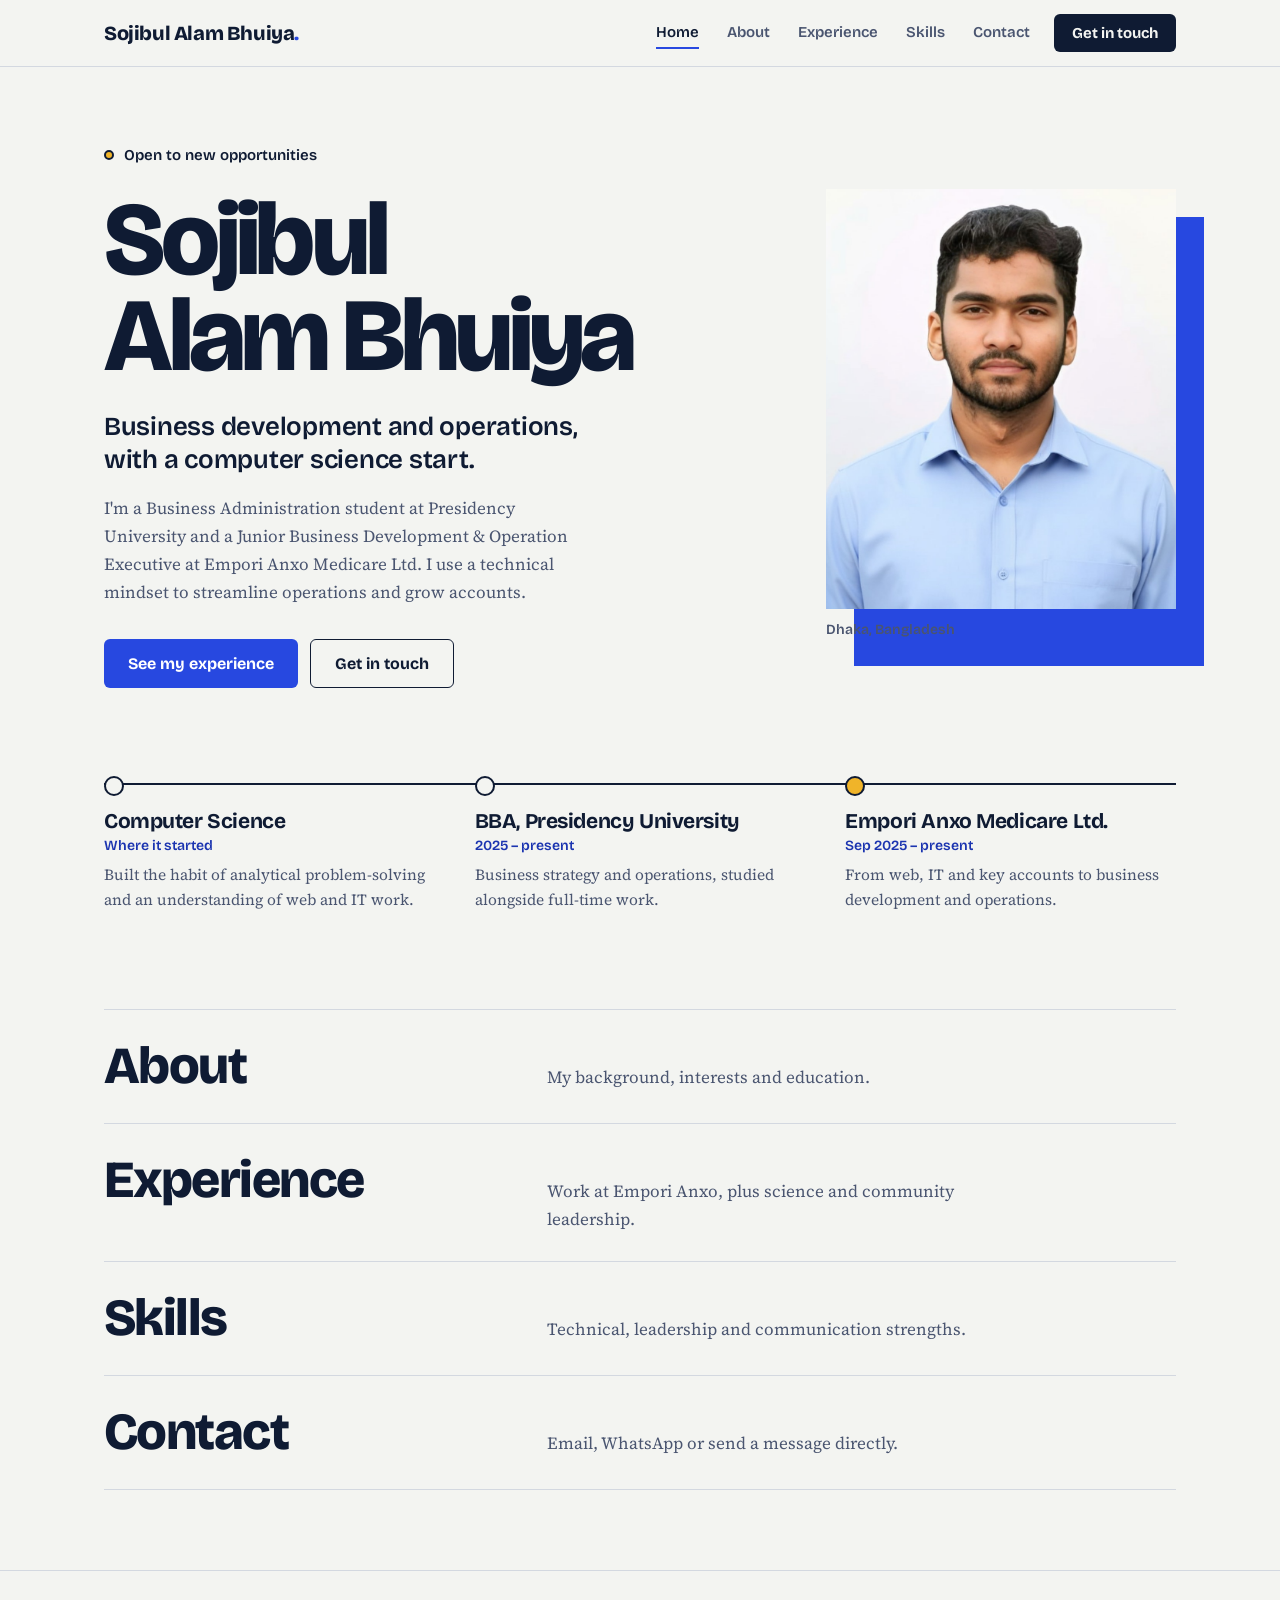
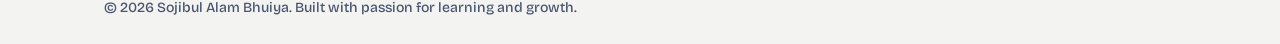
<file: index.html>
<!DOCTYPE html>
<html lang="en">
<head>
<meta charset="UTF-8">
<meta name="viewport" content="width=device-width, initial-scale=1.0">
<title>Sojibul Alam Bhuiya — Portfolio</title>
<meta name="description" content="Sojibul Alam Bhuiya — Business Administration student at Presidency University and Junior Business Development &amp; Operation Executive at Empori Anxo Medicare Ltd., bridging technology, strategy and operational excellence.">
<link rel="icon" type="image/x-icon" href="favicon.ico">
<link rel="preconnect" href="https://fonts.googleapis.com">
<link rel="preconnect" href="https://fonts.gstatic.com" crossorigin>
<link href="https://fonts.googleapis.com/css2?family=Bricolage+Grotesque:opsz,wght@12..96,400..800&family=Source+Serif+4:ital,opsz,wght@0,8..60,400..700;1,8..60,400..700&display=swap" rel="stylesheet">
<link rel="stylesheet" href="styles.css">
</head>
<body>
<header class="site-nav" id="siteNav">
  <div class="nav-inner">
    <a href="index.html" class="nav-brand">Sojibul Alam Bhuiya<span class="dot">.</span></a>
    <nav class="nav-links" id="navLinks">
      <a href="index.html" class="active">Home</a>
      <a href="about.html">About</a>
      <a href="experience.html">Experience</a>
      <a href="skills.html">Skills</a>
      <a href="contact.html">Contact</a>
    </nav>
    <a href="contact.html" class="nav-cta">Get in touch</a>
    <button class="nav-toggle" id="navToggle" aria-label="Toggle menu" aria-expanded="false"><span></span></button>
  </div>
  <div class="mobile-panel" id="mobilePanel">
    <a href="index.html">Home</a>
    <a href="about.html">About</a>
    <a href="experience.html">Experience</a>
    <a href="skills.html">Skills</a>
    <a href="contact.html">Contact</a>
  </div>
</header>
<main>
  <section class="hero" id="home">
    <div class="wrap">
      <div class="hero-grid">
        <div class="hero-text">
          <div class="hero-status"><span class="blip"></span>Open to new opportunities</div>
          <h1>Sojibul<br>Alam Bhuiya</h1>
          <p class="role">Business development and operations, with a computer science start.</p>
          <p class="lede">I'm a Business Administration student at Presidency University and a Junior Business Development &amp; Operation Executive at Empori Anxo Medicare Ltd. I use a technical mindset to streamline operations and grow accounts.</p>
          <div class="hero-ctas">
            <a href="experience.html" class="btn btn-primary">See my experience</a>
            <a href="contact.html" class="btn btn-ghost">Get in touch</a>
          </div>
        </div>
        <figure class="portrait">
          <img src="assets/profile.jpg" alt="Portrait of Sojibul Alam Bhuiya" width="960" height="1088">
          <figcaption>Dhaka, Bangladesh</figcaption>
        </figure>
      </div>

      <ol class="route" aria-label="Career path">
        <li>
          <h3>Computer Science</h3>
          <p class="when">Where it started</p>
          <p>Built the habit of analytical problem-solving and an understanding of web and IT work.</p>
        </li>
        <li>
          <h3>BBA, Presidency University</h3>
          <p class="when">2025 – present</p>
          <p>Business strategy and operations, studied alongside full-time work.</p>
        </li>
        <li>
          <h3>Empori Anxo Medicare Ltd.</h3>
          <p class="when">Sep 2025 – present</p>
          <p>From web, IT and key accounts to business development and operations.</p>
        </li>
      </ol>
    </div>
  </section>

  <section class="explore">
    <div class="wrap">
      <a href="about.html"><h3>About</h3><p>My background, interests and education.</p></a>
      <a href="experience.html"><h3>Experience</h3><p>Work at Empori Anxo, plus science and community leadership.</p></a>
      <a href="skills.html"><h3>Skills</h3><p>Technical, leadership and communication strengths.</p></a>
      <a href="contact.html"><h3>Contact</h3><p>Email, WhatsApp or send a message directly.</p></a>
    </div>
  </section>
</main>
<footer>
  <div class="wrap footer-inner">
    <p>© 2026 Sojibul Alam Bhuiya. Built with passion for learning and growth.</p>
  </div>
</footer>
<script src="script.js"></script>
</body>
</html>
</file>
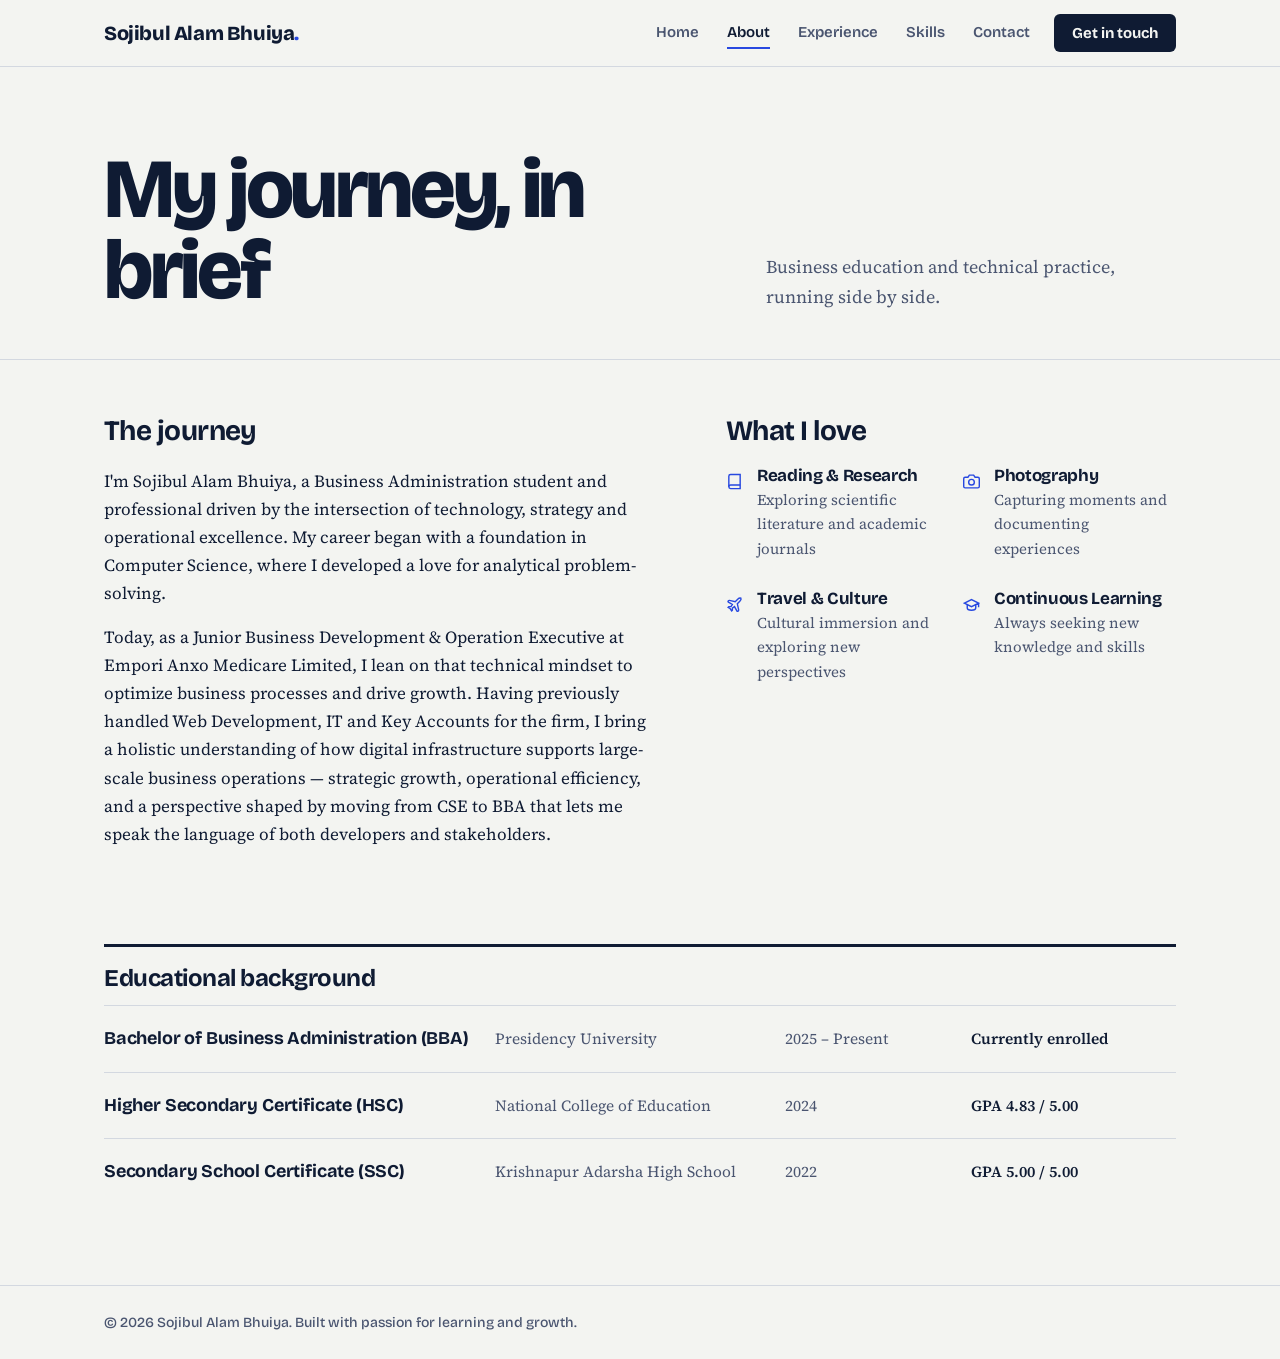
<file: about.html>
<!DOCTYPE html>
<html lang="en">
<head>
<meta charset="UTF-8">
<meta name="viewport" content="width=device-width, initial-scale=1.0">
<title>About — Sojibul Alam Bhuiya</title>
<meta name="description" content="About Sojibul Alam Bhuiya — journey, education and interests.">
<link rel="icon" type="image/x-icon" href="favicon.ico">
<link rel="preconnect" href="https://fonts.googleapis.com">
<link rel="preconnect" href="https://fonts.gstatic.com" crossorigin>
<link href="https://fonts.googleapis.com/css2?family=Bricolage+Grotesque:opsz,wght@12..96,400..800&family=Source+Serif+4:ital,opsz,wght@0,8..60,400..700;1,8..60,400..700&display=swap" rel="stylesheet">
<link rel="stylesheet" href="styles.css">
</head>
<body>
<header class="site-nav" id="siteNav">
  <div class="nav-inner">
    <a href="index.html" class="nav-brand">Sojibul Alam Bhuiya<span class="dot">.</span></a>
    <nav class="nav-links" id="navLinks">
      <a href="index.html">Home</a>
      <a href="about.html" class="active">About</a>
      <a href="experience.html">Experience</a>
      <a href="skills.html">Skills</a>
      <a href="contact.html">Contact</a>
    </nav>
    <a href="contact.html" class="nav-cta">Get in touch</a>
    <button class="nav-toggle" id="navToggle" aria-label="Toggle menu" aria-expanded="false">
      <span></span>
    </button>
  </div>
  <div class="mobile-panel" id="mobilePanel">
    <a href="index.html">Home</a>
    <a href="about.html">About</a>
    <a href="experience.html">Experience</a>
    <a href="skills.html">Skills</a>
    <a href="contact.html">Contact</a>
  </div>
</header>
<main>
  <a id="top"></a>
  <section class="page-header">
    <div class="wrap">
      <h1>My journey, in brief</h1>
      <p>Business education and technical practice, running side by side.</p>
    </div>
  </section>

  <section class="tight">
    <div class="wrap">
      <div class="about-grid">
        <div class="panel reveal">
          <h3>The journey</h3>
          <p>I'm Sojibul Alam Bhuiya, a Business Administration student and professional driven by the intersection of technology, strategy and operational excellence. My career began with a foundation in Computer Science, where I developed a love for analytical problem-solving.</p>
          <p>Today, as a Junior Business Development &amp; Operation Executive at Empori Anxo Medicare Limited, I lean on that technical mindset to optimize business processes and drive growth. Having previously handled Web Development, IT and Key Accounts for the firm, I bring a holistic understanding of how digital infrastructure supports large-scale business operations — strategic growth, operational efficiency, and a perspective shaped by moving from CSE to BBA that lets me speak the language of both developers and stakeholders.</p>
        </div>
        <div class="panel reveal">
          <h3>What I love</h3>
          <div class="interests">
            <div class="interest">
              <div class="icn">
                <svg width="17" height="17" viewBox="0 0 24 24" fill="none" stroke="currentColor" stroke-width="2"><path d="M4 19.5A2.5 2.5 0 0 1 6.5 17H20"/><path d="M6.5 2H20v20H6.5A2.5 2.5 0 0 1 4 19.5v-15A2.5 2.5 0 0 1 6.5 2z"/></svg>
              </div>
              <div><h4>Reading &amp; Research</h4><p>Exploring scientific literature and academic journals</p></div>
            </div>
            <div class="interest">
              <div class="icn">
                <svg width="17" height="17" viewBox="0 0 24 24" fill="none" stroke="currentColor" stroke-width="2"><path d="M23 19a2 2 0 0 1-2 2H3a2 2 0 0 1-2-2V8a2 2 0 0 1 2-2h4l2-3h6l2 3h4a2 2 0 0 1 2 2z"/><circle cx="12" cy="13" r="4"/></svg>
              </div>
              <div><h4>Photography</h4><p>Capturing moments and documenting experiences</p></div>
            </div>
            <div class="interest">
              <div class="icn">
                <svg width="17" height="17" viewBox="0 0 24 24" fill="none" stroke="currentColor" stroke-width="2"><path d="M17.8 19.2 16 11l3.5-3.5C21 6 21.5 4 21 3c-1-.5-3 0-4.5 1.5L13 8 4.8 6.2c-.5-.1-1 .1-1.3.5l-.4.4c-.4.4-.3 1.1.2 1.4L9 12l-2 3H4l-1 1 3 2 2 3 1-1v-3l3-2 3.5 6.3c.3.5 1 .6 1.4.2l.4-.4c.4-.3.6-.8.5-1.3z"/></svg>
              </div>
              <div><h4>Travel &amp; Culture</h4><p>Cultural immersion and exploring new perspectives</p></div>
            </div>
            <div class="interest">
              <div class="icn">
                <svg width="17" height="17" viewBox="0 0 24 24" fill="none" stroke="currentColor" stroke-width="2"><path d="M22 10v6M2 10l10-5 10 5-10 5z"/><path d="M6 12v5c0 1.7 2.7 3 6 3s6-1.3 6-3v-5"/></svg>
              </div>
              <div><h4>Continuous Learning</h4><p>Always seeking new knowledge and skills</p></div>
            </div>
          </div>
        </div>
      </div>

      <div class="ledger reveal">
        <div class="ledger-head">
          <h3>Educational background</h3>
        </div>
        <div class="ledger-row">
          <span class="degree">Bachelor of Business Administration (BBA)</span>
          <span class="inst">Presidency University</span>
          <span class="year">2025 – Present</span>
          <span class="grade">Currently enrolled</span>
        </div>
        <div class="ledger-row">
          <span class="degree">Higher Secondary Certificate (HSC)</span>
          <span class="inst">National College of Education</span>
          <span class="year">2024</span>
          <span class="grade">GPA 4.83 / 5.00</span>
        </div>
        <div class="ledger-row">
          <span class="degree">Secondary School Certificate (SSC)</span>
          <span class="inst">Krishnapur Adarsha High School</span>
          <span class="year">2022</span>
          <span class="grade">GPA 5.00 / 5.00</span>
        </div>
      </div>
    </div>
  </section>
</main>
<footer>
  <div class="wrap footer-inner">
    <p>© 2026 Sojibul Alam Bhuiya. Built with passion for learning and growth.</p>
  </div>
</footer>
<script src="script.js"></script>
</body>
</html>
</file>
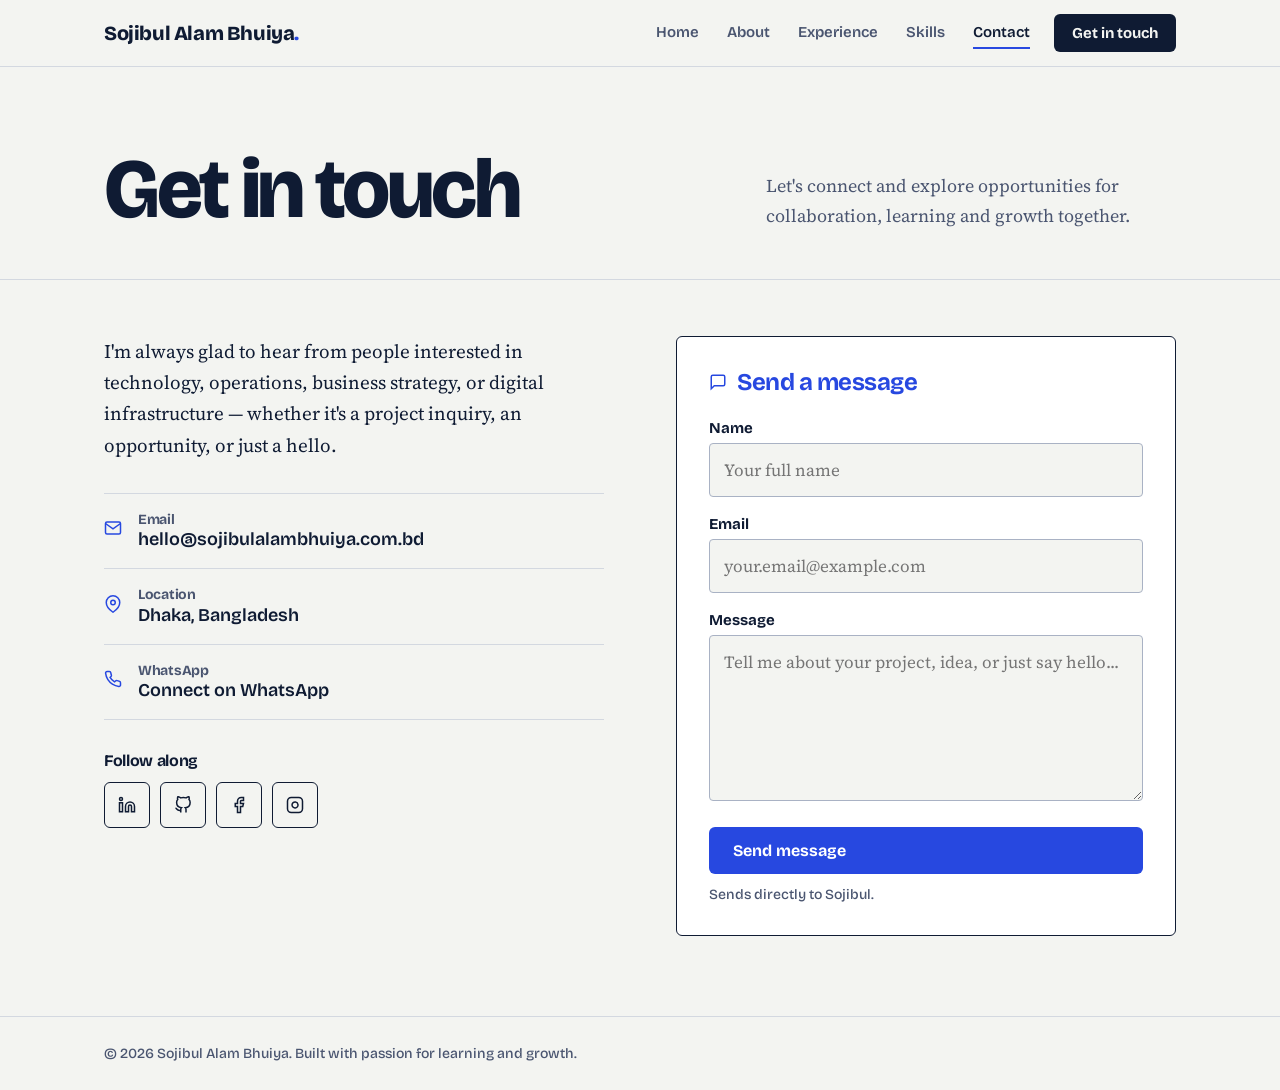
<file: contact.html>
<!DOCTYPE html>
<html lang="en">
<head>
<meta charset="UTF-8">
<meta name="viewport" content="width=device-width, initial-scale=1.0">
<title>Contact — Sojibul Alam Bhuiya</title>
<meta name="description" content="Contact Sojibul Alam Bhuiya — email, location and a direct message form.">
<link rel="icon" type="image/x-icon" href="favicon.ico">
<link rel="preconnect" href="https://fonts.googleapis.com">
<link rel="preconnect" href="https://fonts.gstatic.com" crossorigin>
<link href="https://fonts.googleapis.com/css2?family=Bricolage+Grotesque:opsz,wght@12..96,400..800&family=Source+Serif+4:ital,opsz,wght@0,8..60,400..700;1,8..60,400..700&display=swap" rel="stylesheet">
<link rel="stylesheet" href="styles.css">
</head>
<body>
<header class="site-nav" id="siteNav">
  <div class="nav-inner">
    <a href="index.html" class="nav-brand">Sojibul Alam Bhuiya<span class="dot">.</span></a>
    <nav class="nav-links" id="navLinks">
      <a href="index.html">Home</a>
      <a href="about.html">About</a>
      <a href="experience.html">Experience</a>
      <a href="skills.html">Skills</a>
      <a href="contact.html" class="active">Contact</a>
    </nav>
    <a href="contact.html" class="nav-cta">Get in touch</a>
    <button class="nav-toggle" id="navToggle" aria-label="Toggle menu" aria-expanded="false">
      <span></span>
    </button>
  </div>
  <div class="mobile-panel" id="mobilePanel">
    <a href="index.html">Home</a>
    <a href="about.html">About</a>
    <a href="experience.html">Experience</a>
    <a href="skills.html">Skills</a>
    <a href="contact.html">Contact</a>
  </div>
</header>
<main>
  <a id="top"></a>
  <section class="page-header">
    <div class="wrap">
      <h1>Get in touch</h1>
      <p>Let's connect and explore opportunities for collaboration, learning and growth together.</p>
    </div>
  </section>

  <section class="tight">
    <div class="wrap">
      <div class="contact-grid">
        <div class="contact-intro reveal">
          <p>I'm always glad to hear from people interested in technology, operations, business strategy, or digital infrastructure — whether it's a project inquiry, an opportunity, or just a hello.</p>

          <div class="contact-methods">
            <a class="contact-method" href="mailto:hello@sojibulalambhuiya.com.bd">
              <div class="icn"><svg width="18" height="18" viewBox="0 0 24 24" fill="none" stroke="currentColor" stroke-width="2"><path d="M4 4h16v16H4z" opacity="0"/><rect x="2" y="4" width="20" height="16" rx="2"/><path d="m22 6-10 7L2 6"/></svg></div>
              <div><h4>Email</h4><p>hello@sojibulalambhuiya.com.bd</p></div>
            </a>
            <div class="contact-method">
              <div class="icn"><svg width="18" height="18" viewBox="0 0 24 24" fill="none" stroke="currentColor" stroke-width="2"><path d="M21 10c0 7-9 13-9 13s-9-6-9-13a9 9 0 0 1 18 0z"/><circle cx="12" cy="10" r="3"/></svg></div>
              <div><h4>Location</h4><p>Dhaka, Bangladesh</p></div>
            </div>
            <a class="contact-method" href="https://wa.me/8801572971964" target="_blank" rel="noopener noreferrer">
              <div class="icn"><svg width="18" height="18" viewBox="0 0 24 24" fill="none" stroke="currentColor" stroke-width="2"><path d="M22 16.92v3a2 2 0 0 1-2.18 2 19.79 19.79 0 0 1-8.63-3.07 19.5 19.5 0 0 1-6-6 19.79 19.79 0 0 1-3.07-8.67A2 2 0 0 1 4.11 2h3a2 2 0 0 1 2 1.72c.127.96.361 1.903.7 2.81a2 2 0 0 1-.45 2.11L8.09 9.91a16 16 0 0 0 6 6l1.27-1.27a2 2 0 0 1 2.11-.45c.907.339 1.85.573 2.81.7A2 2 0 0 1 22 16.92z"/></svg></div>
              <div><h4>WhatsApp</h4><p>Connect on WhatsApp</p></div>
            </a>
          </div>

          <div>
            <h4 style="font-size:16px;margin-bottom:12px;">Follow along</h4>
            <div class="social-row">
              <a href="https://linkedin.com/in/sojibulalambhuiya" target="_blank" rel="noopener noreferrer" aria-label="LinkedIn">
                <svg width="18" height="18" viewBox="0 0 24 24" fill="none" stroke="currentColor" stroke-width="2"><path d="M16 8a6 6 0 0 1 6 6v7h-4v-7a2 2 0 0 0-2-2 2 2 0 0 0-2 2v7h-4v-7a6 6 0 0 1 6-6z"/><rect x="2" y="9" width="4" height="12"/><circle cx="4" cy="4" r="2"/></svg>
              </a>
              <a href="https://github.com/sojibulalambhuiya" target="_blank" rel="noopener noreferrer" aria-label="GitHub">
                <svg width="18" height="18" viewBox="0 0 24 24" fill="none" stroke="currentColor" stroke-width="2"><path d="M9 19c-5 1.5-5-2.5-7-3m14 6v-3.87a3.37 3.37 0 0 0-.94-2.61c3.14-.35 6.44-1.54 6.44-7A5.44 5.44 0 0 0 20 4.77 5.07 5.07 0 0 0 19.91 1S18.73.65 16 2.48a13.38 13.38 0 0 0-7 0C6.27.65 5.09 1 5.09 1A5.07 5.07 0 0 0 5 4.77a5.44 5.44 0 0 0-1.5 3.78c0 5.42 3.3 6.61 6.44 7A3.37 3.37 0 0 0 9 18.13V22"/></svg>
              </a>
              <a href="https://facebook.com/sojibulalambhuiya" target="_blank" rel="noopener noreferrer" aria-label="Facebook">
                <svg width="18" height="18" viewBox="0 0 24 24" fill="none" stroke="currentColor" stroke-width="2"><path d="M18 2h-3a5 5 0 0 0-5 5v3H7v4h3v8h4v-8h3l1-4h-4V7a1 1 0 0 1 1-1h3z"/></svg>
              </a>
              <a href="https://instagram.com/sojibulalambhuiya" target="_blank" rel="noopener noreferrer" aria-label="Instagram">
                <svg width="18" height="18" viewBox="0 0 24 24" fill="none" stroke="currentColor" stroke-width="2"><rect x="2" y="2" width="20" height="20" rx="5"/><path d="M16 11.37A4 4 0 1 1 12.63 8 4 4 0 0 1 16 11.37z"/><path d="M17.5 6.5h.01"/></svg>
              </a>
            </div>
          </div>
        </div>

        <div class="form-card reveal">
          <h3>
            <svg width="18" height="18" viewBox="0 0 24 24" fill="none" stroke="currentColor" stroke-width="2"><path d="M21 15a2 2 0 0 1-2 2H7l-4 4V5a2 2 0 0 1 2-2h14a2 2 0 0 1 2 2z"/></svg>
            Send a message
          </h3>
          <form id="contactForm">
            <div class="field">
              <label for="name">Name</label>
              <input type="text" id="name" name="name" required placeholder="Your full name">
            </div>
            <div class="field">
              <label for="email">Email</label>
              <input type="email" id="email" name="email" required placeholder="your.email@example.com">
            </div>
            <div class="field">
              <label for="message">Message</label>
              <textarea id="message" name="message" rows="5" required placeholder="Tell me about your project, idea, or just say hello..."></textarea>
            </div>
            <button type="submit" class="btn btn-primary form-submit" id="sendBtn">Send message</button>
            <p class="form-note" id="formNote">Sends directly to Sojibul.</p>
          </form>
        </div>
      </div>
    </div>
  </section>
</main>
<footer>
  <div class="wrap footer-inner">
    <p>© 2026 Sojibul Alam Bhuiya. Built with passion for learning and growth.</p>
  </div>
</footer>
<script src="script.js"></script>
</body>
</html>
</file>
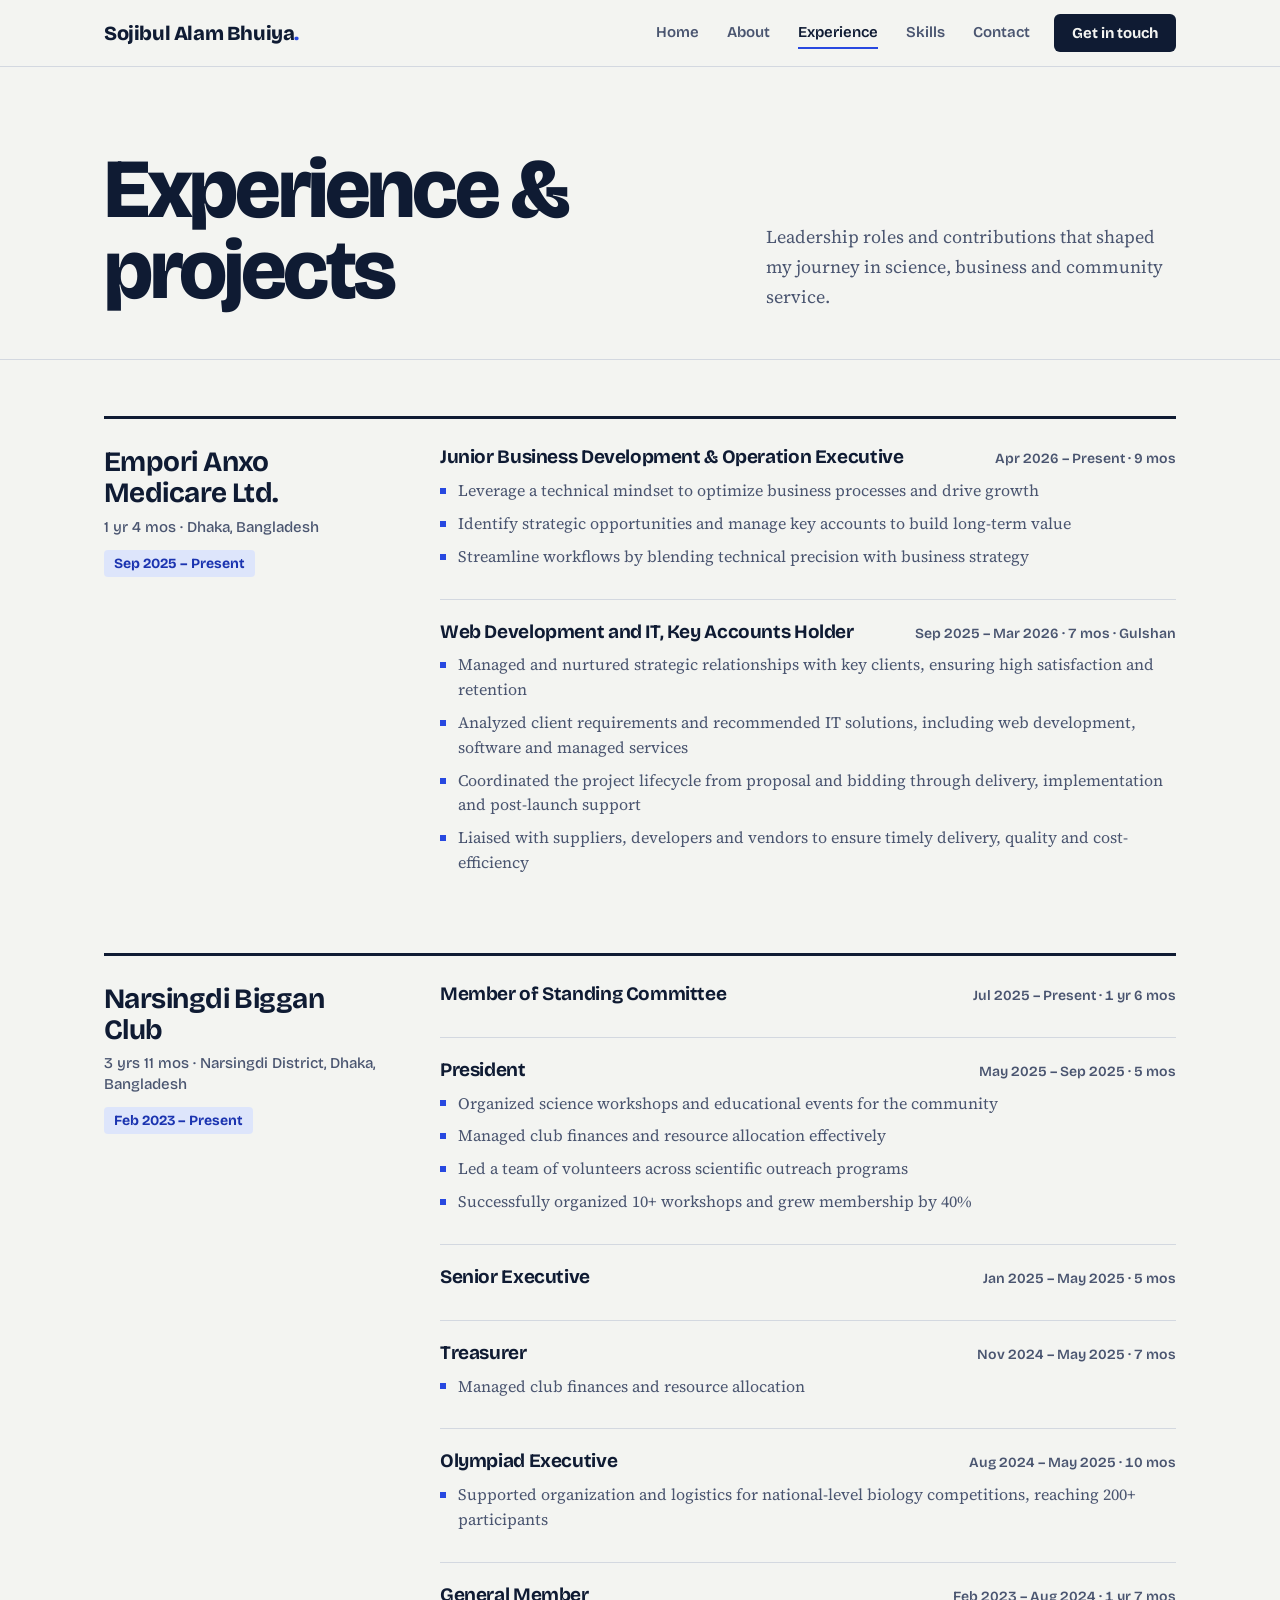
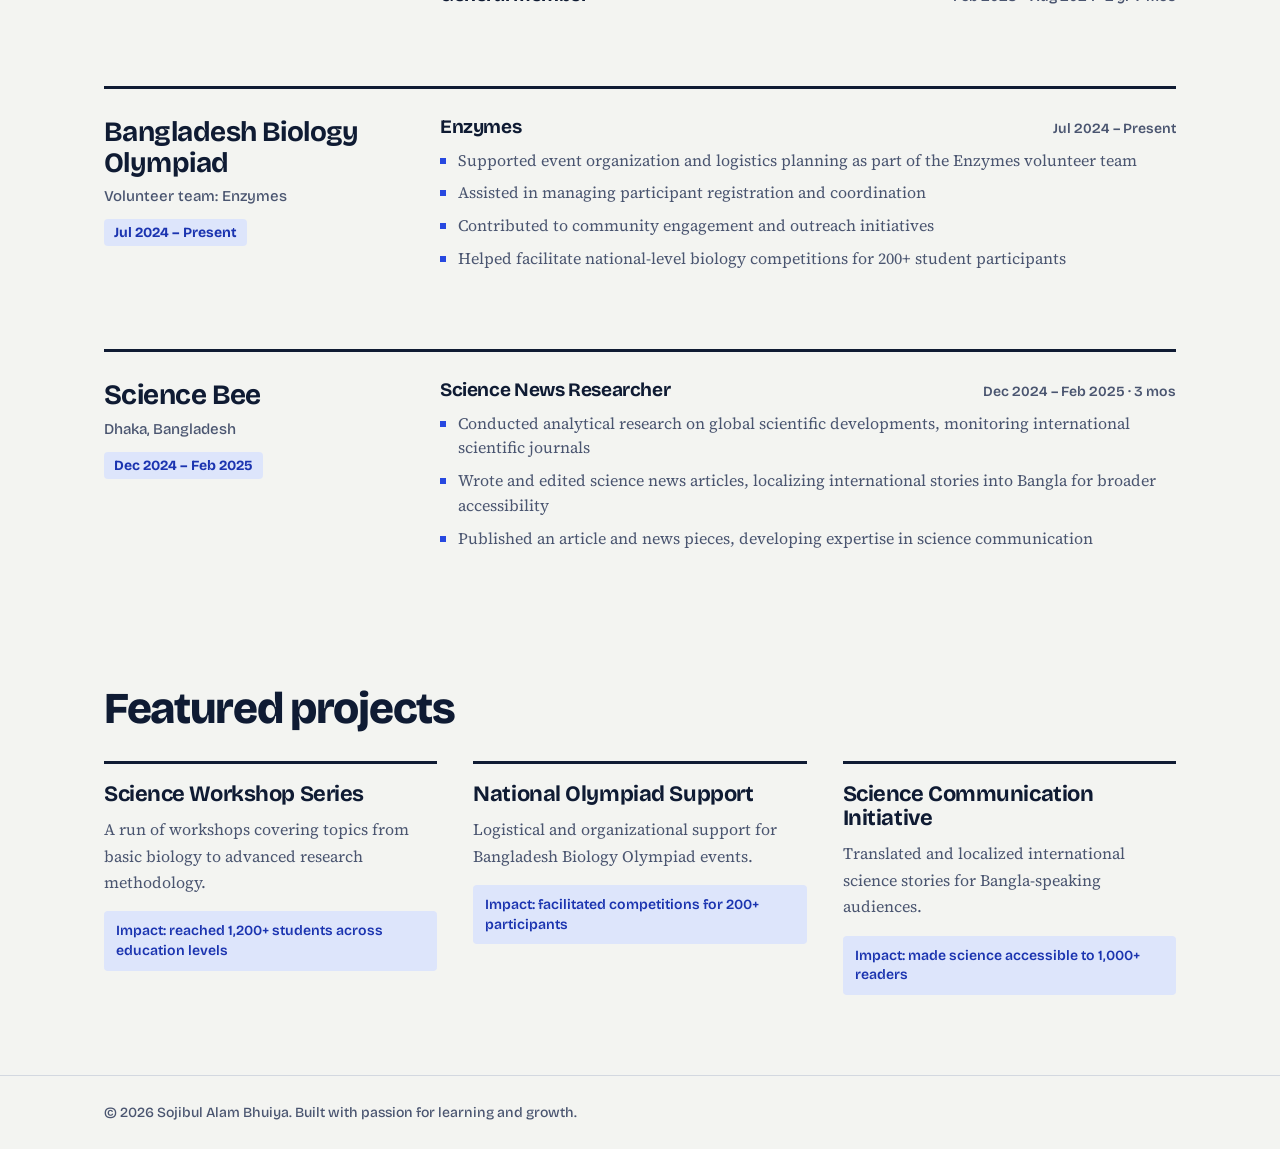
<file: experience.html>
<!DOCTYPE html>
<html lang="en">
<head>
<meta charset="UTF-8">
<meta name="viewport" content="width=device-width, initial-scale=1.0">
<title>Experience — Sojibul Alam Bhuiya</title>
<meta name="description" content="Experience and projects — Sojibul Alam Bhuiya's roles across business development, science communication and community leadership.">
<link rel="icon" type="image/x-icon" href="favicon.ico">
<link rel="preconnect" href="https://fonts.googleapis.com">
<link rel="preconnect" href="https://fonts.gstatic.com" crossorigin>
<link href="https://fonts.googleapis.com/css2?family=Bricolage+Grotesque:opsz,wght@12..96,400..800&family=Source+Serif+4:ital,opsz,wght@0,8..60,400..700;1,8..60,400..700&display=swap" rel="stylesheet">
<link rel="stylesheet" href="styles.css">
</head>
<body>
<header class="site-nav" id="siteNav">
  <div class="nav-inner">
    <a href="index.html" class="nav-brand">Sojibul Alam Bhuiya<span class="dot">.</span></a>
    <nav class="nav-links" id="navLinks">
      <a href="index.html">Home</a>
      <a href="about.html">About</a>
      <a href="experience.html" class="active">Experience</a>
      <a href="skills.html">Skills</a>
      <a href="contact.html">Contact</a>
    </nav>
    <a href="contact.html" class="nav-cta">Get in touch</a>
    <button class="nav-toggle" id="navToggle" aria-label="Toggle menu" aria-expanded="false">
      <span></span>
    </button>
  </div>
  <div class="mobile-panel" id="mobilePanel">
    <a href="index.html">Home</a>
    <a href="about.html">About</a>
    <a href="experience.html">Experience</a>
    <a href="skills.html">Skills</a>
    <a href="contact.html">Contact</a>
  </div>
</header>
<main>
  <a id="top"></a>
  <section class="page-header">
    <div class="wrap">
      <h1>Experience &amp; projects</h1>
      <p>Leadership roles and contributions that shaped my journey in science, business and community service.</p>
    </div>
  </section>

  <section class="tight">
    <div class="wrap">
      <div class="timeline">
        <div class="tl-item reveal">
          <div class="tl-node"></div>
          <div class="tl-card">
            <div class="tl-top">
              <div class="tl-role">
                <h3>Empori Anxo Medicare Ltd.</h3>
                <span class="tl-org"><span data-start="2025-09">1 yr 1 mo</span> · Dhaka, Bangladesh</span>
              </div>
              <span class="tl-period">Sep 2025 – Present</span>
            </div>

            <div class="role-sub">
              <div class="role-sub-head">
                <h4>Junior Business Development &amp; Operation Executive</h4>
                <span class="role-period">Apr 2026 – Present · <span data-start="2026-04">6 mos</span></span>
              </div>
              <ul>
                <li>Leverage a technical mindset to optimize business processes and drive growth</li>
                <li>Identify strategic opportunities and manage key accounts to build long-term value</li>
                <li>Streamline workflows by blending technical precision with business strategy</li>
              </ul>
            </div>

            <div class="role-sub">
              <div class="role-sub-head">
                <h4>Web Development and IT, Key Accounts Holder</h4>
                <span class="role-period">Sep 2025 – Mar 2026 · 7 mos · Gulshan</span>
              </div>
              <ul>
                <li>Managed and nurtured strategic relationships with key clients, ensuring high satisfaction and retention</li>
                <li>Analyzed client requirements and recommended IT solutions, including web development, software and managed services</li>
                <li>Coordinated the project lifecycle from proposal and bidding through delivery, implementation and post-launch support</li>
                <li>Liaised with suppliers, developers and vendors to ensure timely delivery, quality and cost-efficiency</li>
              </ul>
            </div>
          </div>
        </div>

        <div class="tl-item reveal">
          <div class="tl-node"></div>
          <div class="tl-card">
            <div class="tl-top">
              <div class="tl-role">
                <h3>Narsingdi Biggan Club</h3>
                <span class="tl-org"><span data-start="2023-02">3 yrs 8 mos</span> · Narsingdi District, Dhaka, Bangladesh</span>
              </div>
              <span class="tl-period">Feb 2023 – Present</span>
            </div>

            <div class="role-sub">
              <div class="role-sub-head">
                <h4>Member of Standing Committee</h4>
                <span class="role-period">Jul 2025 – Present · <span data-start="2025-07">1 yr 3 mos</span></span>
              </div>
            </div>

            <div class="role-sub">
              <div class="role-sub-head">
                <h4>President</h4>
                <span class="role-period">May 2025 – Sep 2025 · 5 mos</span>
              </div>
              <ul>
                <li>Organized science workshops and educational events for the community</li>
                <li>Managed club finances and resource allocation effectively</li>
                <li>Led a team of volunteers across scientific outreach programs</li>
                <li>Successfully organized 10+ workshops and grew membership by 40%</li>
              </ul>
            </div>

            <div class="role-sub">
              <div class="role-sub-head">
                <h4>Senior Executive</h4>
                <span class="role-period">Jan 2025 – May 2025 · 5 mos</span>
              </div>
            </div>

            <div class="role-sub">
              <div class="role-sub-head">
                <h4>Treasurer</h4>
                <span class="role-period">Nov 2024 – May 2025 · 7 mos</span>
              </div>
              <ul>
                <li>Managed club finances and resource allocation</li>
              </ul>
            </div>

            <div class="role-sub">
              <div class="role-sub-head">
                <h4>Olympiad Executive</h4>
                <span class="role-period">Aug 2024 – May 2025 · 10 mos</span>
              </div>
              <ul>
                <li>Supported organization and logistics for national-level biology competitions, reaching 200+ participants</li>
              </ul>
            </div>

            <div class="role-sub">
              <div class="role-sub-head">
                <h4>General Member</h4>
                <span class="role-period">Feb 2023 – Aug 2024 · 1 yr 7 mos</span>
              </div>
            </div>
          </div>
        </div>

        <div class="tl-item reveal">
          <div class="tl-node"></div>
          <div class="tl-card">
            <div class="tl-top">
              <div class="tl-role">
                <h3>Bangladesh Biology Olympiad</h3>
                <span class="tl-org">Volunteer team: Enzymes</span>
              </div>
              <span class="tl-period">Jul 2024 – Present</span>
            </div>

            <div class="role-sub">
              <div class="role-sub-head">
                <h4>Enzymes</h4>
                <span class="role-period">Jul 2024 – Present</span>
              </div>
              <ul>
                <li>Supported event organization and logistics planning as part of the Enzymes volunteer team</li>
                <li>Assisted in managing participant registration and coordination</li>
                <li>Contributed to community engagement and outreach initiatives</li>
                <li>Helped facilitate national-level biology competitions for 200+ student participants</li>
              </ul>
            </div>
          </div>
        </div>

        <div class="tl-item reveal">
          <div class="tl-node"></div>
          <div class="tl-card">
            <div class="tl-top">
              <div class="tl-role">
                <h3>Science Bee</h3>
                <span class="tl-org">Dhaka, Bangladesh</span>
              </div>
              <span class="tl-period">Dec 2024 – Feb 2025</span>
            </div>

            <div class="role-sub">
              <div class="role-sub-head">
                <h4>Science News Researcher</h4>
                <span class="role-period">Dec 2024 – Feb 2025 · 3 mos</span>
              </div>
              <ul>
                <li>Conducted analytical research on global scientific developments, monitoring international scientific journals</li>
                <li>Wrote and edited science news articles, localizing international stories into Bangla for broader accessibility</li>
                <li>Published an article and news pieces, developing expertise in science communication</li>
              </ul>
            </div>
          </div>
        </div>
      </div>

      <div class="projects-head reveal">
        <h3>Featured projects</h3>
      </div>
      <div class="project-grid">
        <div class="project-card reveal">
          <h4>Science Workshop Series</h4>
          <p>A run of workshops covering topics from basic biology to advanced research methodology.</p>
          <span class="impact-tag">Impact: reached 1,200+ students across education levels</span>
        </div>
        <div class="project-card reveal">
          <h4>National Olympiad Support</h4>
          <p>Logistical and organizational support for Bangladesh Biology Olympiad events.</p>
          <span class="impact-tag">Impact: facilitated competitions for 200+ participants</span>
        </div>
        <div class="project-card reveal">
          <h4>Science Communication Initiative</h4>
          <p>Translated and localized international science stories for Bangla-speaking audiences.</p>
          <span class="impact-tag">Impact: made science accessible to 1,000+ readers</span>
        </div>
      </div>
    </div>
  </section>
</main>
<footer>
  <div class="wrap footer-inner">
    <p>© 2026 Sojibul Alam Bhuiya. Built with passion for learning and growth.</p>
  </div>
</footer>
<script src="script.js"></script>
</body>
</html>
</file>
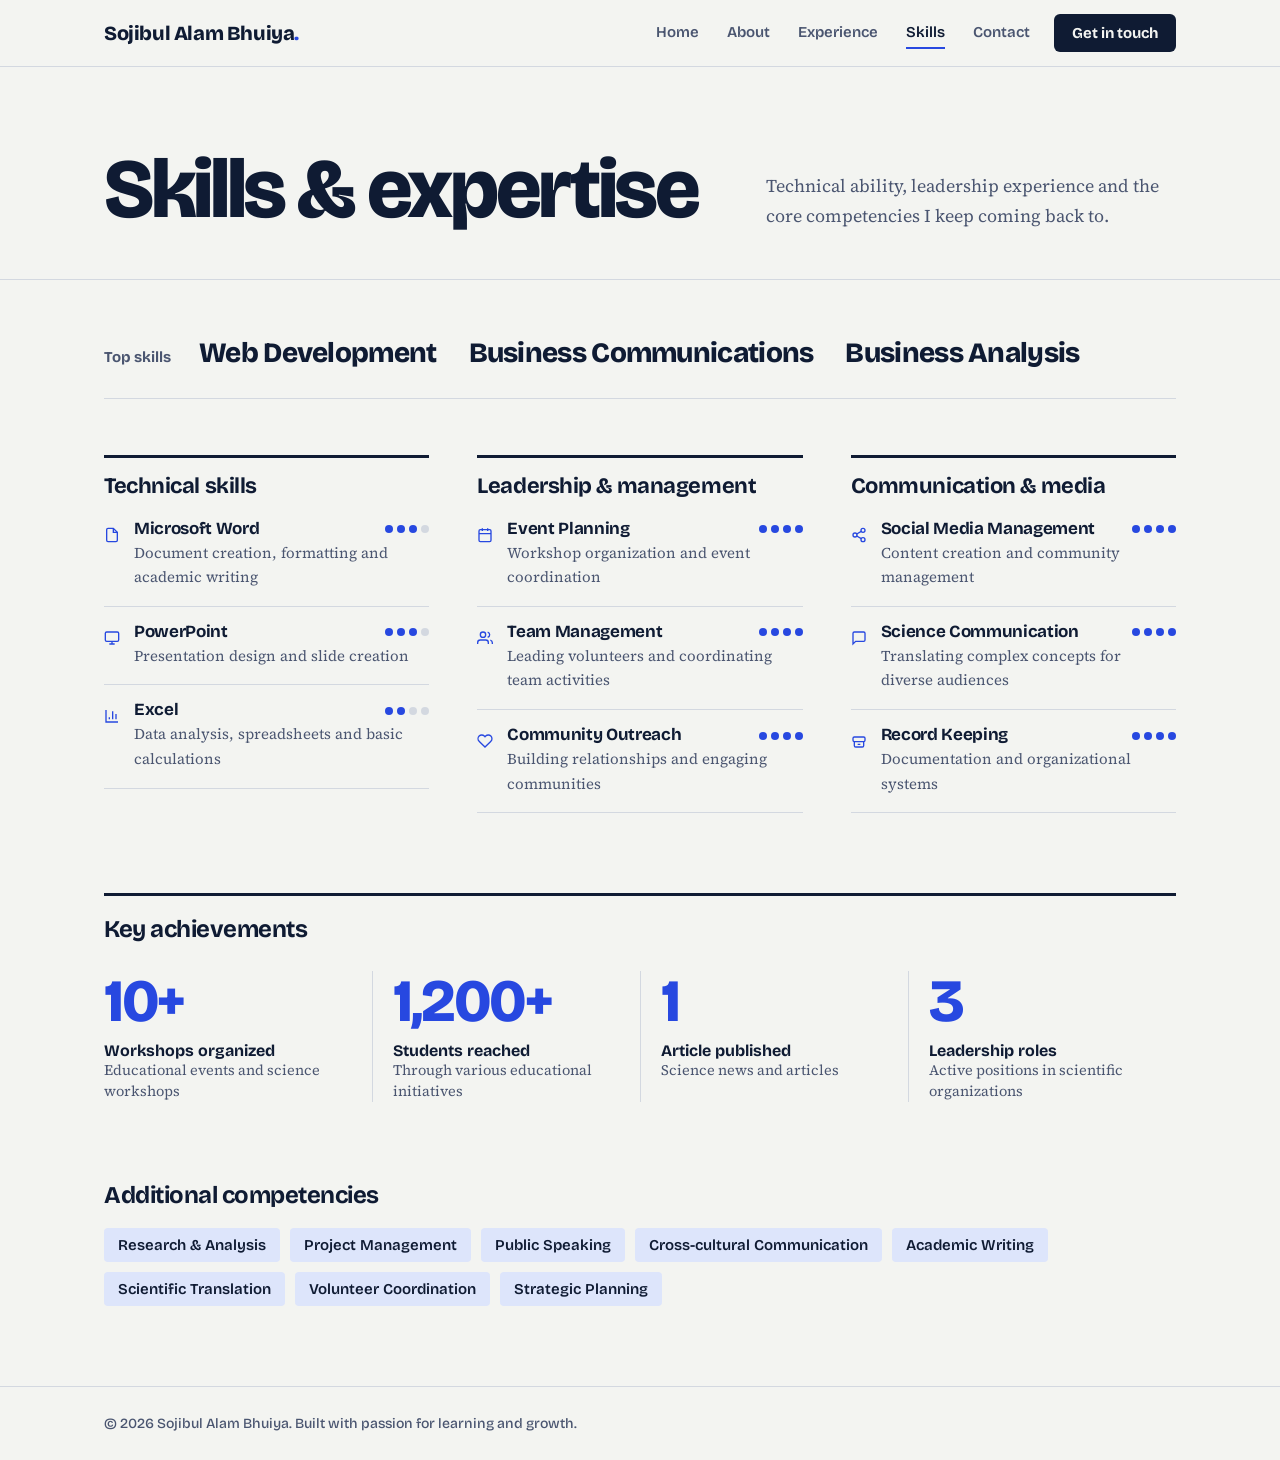
<file: skills.html>
<!DOCTYPE html>
<html lang="en">
<head>
<meta charset="UTF-8">
<meta name="viewport" content="width=device-width, initial-scale=1.0">
<title>Skills — Sojibul Alam Bhuiya</title>
<meta name="description" content="Skills and expertise — Sojibul Alam Bhuiya's technical, leadership and communication skills.">
<link rel="icon" type="image/x-icon" href="favicon.ico">
<link rel="preconnect" href="https://fonts.googleapis.com">
<link rel="preconnect" href="https://fonts.gstatic.com" crossorigin>
<link href="https://fonts.googleapis.com/css2?family=Bricolage+Grotesque:opsz,wght@12..96,400..800&family=Source+Serif+4:ital,opsz,wght@0,8..60,400..700;1,8..60,400..700&display=swap" rel="stylesheet">
<link rel="stylesheet" href="styles.css">
</head>
<body>
<header class="site-nav" id="siteNav">
  <div class="nav-inner">
    <a href="index.html" class="nav-brand">Sojibul Alam Bhuiya<span class="dot">.</span></a>
    <nav class="nav-links" id="navLinks">
      <a href="index.html">Home</a>
      <a href="about.html">About</a>
      <a href="experience.html">Experience</a>
      <a href="skills.html" class="active">Skills</a>
      <a href="contact.html">Contact</a>
    </nav>
    <a href="contact.html" class="nav-cta">Get in touch</a>
    <button class="nav-toggle" id="navToggle" aria-label="Toggle menu" aria-expanded="false">
      <span></span>
    </button>
  </div>
  <div class="mobile-panel" id="mobilePanel">
    <a href="index.html">Home</a>
    <a href="about.html">About</a>
    <a href="experience.html">Experience</a>
    <a href="skills.html">Skills</a>
    <a href="contact.html">Contact</a>
  </div>
</header>
<main>
  <a id="top"></a>
  <section class="page-header">
    <div class="wrap">
      <h1>Skills &amp; expertise</h1>
      <p>Technical ability, leadership experience and the core competencies I keep coming back to.</p>
    </div>
  </section>

  <section class="tight">
    <div class="wrap">
      <div class="top-skills reveal">
        <span class="top-skills-label">Top skills</span>
        <div class="top-skills-tags">
          <span>Web Development</span>
          <span>Business Communications</span>
          <span>Business Analysis</span>
        </div>
      </div>

      <div class="skills-grid">
        <div class="skill-col reveal">
          <h3>Technical skills</h3>
          <div class="field-tag">
            <div class="icn"><svg width="16" height="16" viewBox="0 0 24 24" fill="none" stroke="currentColor" stroke-width="2"><path d="M14 2H6a2 2 0 0 0-2 2v16a2 2 0 0 0 2 2h12a2 2 0 0 0 2-2V8z"/><path d="M14 2v6h6"/></svg></div>
            <div class="ft-body">
              <div class="ft-head"><h4>Microsoft Word</h4><span class="level-dots"><span class="on"></span><span class="on"></span><span class="on"></span><span></span></span></div>
              <p>Document creation, formatting and academic writing</p>
            </div>
          </div>
          <div class="field-tag">
            <div class="icn"><svg width="16" height="16" viewBox="0 0 24 24" fill="none" stroke="currentColor" stroke-width="2"><rect x="2" y="3" width="20" height="14" rx="2"/><path d="M8 21h8M12 17v4"/></svg></div>
            <div class="ft-body">
              <div class="ft-head"><h4>PowerPoint</h4><span class="level-dots"><span class="on"></span><span class="on"></span><span class="on"></span><span></span></span></div>
              <p>Presentation design and slide creation</p>
            </div>
          </div>
          <div class="field-tag">
            <div class="icn"><svg width="16" height="16" viewBox="0 0 24 24" fill="none" stroke="currentColor" stroke-width="2"><path d="M3 3v18h18"/><path d="M18 17V9M13 17V5M8 17v-3"/></svg></div>
            <div class="ft-body">
              <div class="ft-head"><h4>Excel</h4><span class="level-dots"><span class="on"></span><span class="on"></span><span></span><span></span></span></div>
              <p>Data analysis, spreadsheets and basic calculations</p>
            </div>
          </div>
        </div>

        <div class="skill-col reveal">
          <h3>Leadership &amp; management</h3>
          <div class="field-tag">
            <div class="icn"><svg width="16" height="16" viewBox="0 0 24 24" fill="none" stroke="currentColor" stroke-width="2"><rect x="3" y="4" width="18" height="18" rx="2"/><path d="M16 2v4M8 2v4M3 10h18"/></svg></div>
            <div class="ft-body">
              <div class="ft-head"><h4>Event Planning</h4><span class="level-dots"><span class="on"></span><span class="on"></span><span class="on"></span><span class="on"></span></span></div>
              <p>Workshop organization and event coordination</p>
            </div>
          </div>
          <div class="field-tag">
            <div class="icn"><svg width="16" height="16" viewBox="0 0 24 24" fill="none" stroke="currentColor" stroke-width="2"><path d="M17 21v-2a4 4 0 0 0-4-4H5a4 4 0 0 0-4 4v2"/><circle cx="9" cy="7" r="4"/><path d="M23 21v-2a4 4 0 0 0-3-3.87M16 3.13a4 4 0 0 1 0 7.75"/></svg></div>
            <div class="ft-body">
              <div class="ft-head"><h4>Team Management</h4><span class="level-dots"><span class="on"></span><span class="on"></span><span class="on"></span><span class="on"></span></span></div>
              <p>Leading volunteers and coordinating team activities</p>
            </div>
          </div>
          <div class="field-tag">
            <div class="icn"><svg width="16" height="16" viewBox="0 0 24 24" fill="none" stroke="currentColor" stroke-width="2"><path d="M20.8 4.6a5.5 5.5 0 0 0-7.8 0L12 5.6l-1-1a5.5 5.5 0 1 0-7.8 7.8l1 1L12 21l7.8-7.6 1-1a5.5 5.5 0 0 0 0-7.8z"/></svg></div>
            <div class="ft-body">
              <div class="ft-head"><h4>Community Outreach</h4><span class="level-dots"><span class="on"></span><span class="on"></span><span class="on"></span><span class="on"></span></span></div>
              <p>Building relationships and engaging communities</p>
            </div>
          </div>
        </div>

        <div class="skill-col reveal">
          <h3>Communication &amp; media</h3>
          <div class="field-tag">
            <div class="icn"><svg width="16" height="16" viewBox="0 0 24 24" fill="none" stroke="currentColor" stroke-width="2"><circle cx="18" cy="5" r="3"/><circle cx="6" cy="12" r="3"/><circle cx="18" cy="19" r="3"/><path d="M8.6 13.5 15.4 17.5M15.4 6.5 8.6 10.5"/></svg></div>
            <div class="ft-body">
              <div class="ft-head"><h4>Social Media Management</h4><span class="level-dots"><span class="on"></span><span class="on"></span><span class="on"></span><span class="on"></span></span></div>
              <p>Content creation and community management</p>
            </div>
          </div>
          <div class="field-tag">
            <div class="icn"><svg width="16" height="16" viewBox="0 0 24 24" fill="none" stroke="currentColor" stroke-width="2"><path d="M21 15a2 2 0 0 1-2 2H7l-4 4V5a2 2 0 0 1 2-2h14a2 2 0 0 1 2 2z"/></svg></div>
            <div class="ft-body">
              <div class="ft-head"><h4>Science Communication</h4><span class="level-dots"><span class="on"></span><span class="on"></span><span class="on"></span><span class="on"></span></span></div>
              <p>Translating complex concepts for diverse audiences</p>
            </div>
          </div>
          <div class="field-tag">
            <div class="icn"><svg width="16" height="16" viewBox="0 0 24 24" fill="none" stroke="currentColor" stroke-width="2"><path d="M21 8a2 2 0 0 0-2-2H5a2 2 0 0 0-2 2v3a2 2 0 0 0 2 2h14a2 2 0 0 0 2-2z"/><path d="M5 13v6a2 2 0 0 0 2 2h10a2 2 0 0 0 2-2v-6M10 17h4"/></svg></div>
            <div class="ft-body">
              <div class="ft-head"><h4>Record Keeping</h4><span class="level-dots"><span class="on"></span><span class="on"></span><span class="on"></span><span class="on"></span></span></div>
              <p>Documentation and organizational systems</p>
            </div>
          </div>
        </div>
      </div>

      <div class="ledger-totals reveal">
        <h3>Key achievements</h3>
        <div class="totals-row">
          <div class="total"><div class="num">10+</div><div class="lbl">Workshops organized</div><div class="desc">Educational events and science workshops</div></div>
          <div class="total"><div class="num">1,200+</div><div class="lbl">Students reached</div><div class="desc">Through various educational initiatives</div></div>
          <div class="total"><div class="num">1</div><div class="lbl">Article published</div><div class="desc">Science news and articles</div></div>
          <div class="total"><div class="num">3</div><div class="lbl">Leadership roles</div><div class="desc">Active positions in scientific organizations</div></div>
        </div>
      </div>

      <div class="competencies reveal">
        <h3>Additional competencies</h3>
        <div class="comp-tags">
          <span>Research &amp; Analysis</span>
          <span>Project Management</span>
          <span>Public Speaking</span>
          <span>Cross-cultural Communication</span>
          <span>Academic Writing</span>
          <span>Scientific Translation</span>
          <span>Volunteer Coordination</span>
          <span>Strategic Planning</span>
        </div>
      </div>
    </div>
  </section>
</main>
<footer>
  <div class="wrap footer-inner">
    <p>© 2026 Sojibul Alam Bhuiya. Built with passion for learning and growth.</p>
  </div>
</footer>
<script src="script.js"></script>
</body>
</html>
</file>
<file: styles.css>
:root{--paper:#F3F4F1;--white:#fff;--ink:#0F1B33;--ink-2:#4A5570;--cobalt:#2748E0;--cobalt-d:#1B34B0;--sky:#DDE5FB;--sun:#F0B429;--rule:#D3D8E0;--sans:'Bricolage Grotesque',system-ui,sans-serif;--serif:'Source Serif 4',Georgia,serif;--maxw:1120px}
*{box-sizing:border-box}
html{scroll-behavior:smooth}
@media (prefers-reduced-motion:reduce){html{scroll-behavior:auto}*{animation-duration:.001ms!important;transition-duration:.001ms!important}}
body{margin:0;background:var(--paper);color:var(--ink);font:400 17px/1.65 var(--serif);-webkit-font-smoothing:antialiased}
a{color:inherit}img{max-width:100%;display:block}p{margin:0}ul,ol{margin:0;padding:0;list-style:none}
h1,h2,h3,h4{font-family:var(--sans);font-weight:700;margin:0;line-height:1.1;letter-spacing:-.02em}
button,input,textarea{font:inherit}
:focus-visible{outline:3px solid var(--cobalt);outline-offset:3px}
.wrap{max-width:var(--maxw);margin:0 auto;padding:0 24px}
.eyebrow{display:none}
section{padding:64px 0 80px}
section.tight{padding-top:56px}

/* nav */
.site-nav{position:fixed;inset:0 0 auto;z-index:100;background:var(--paper);border-bottom:1px solid var(--rule);transition:box-shadow .2s}
.site-nav.scrolled{box-shadow:0 6px 20px rgba(15,27,51,.07)}
.nav-inner{display:flex;align-items:center;justify-content:space-between;gap:24px;max-width:var(--maxw);margin:0 auto;padding:14px 24px}
.nav-brand{font:800 20px var(--sans);letter-spacing:-.02em;text-decoration:none}
.nav-brand .dot{color:var(--cobalt)}
.nav-links{display:flex;gap:28px;margin-left:auto}
.nav-links a{font:600 15px var(--sans);text-decoration:none;color:var(--ink-2);padding:6px 0;border-bottom:2px solid transparent}
.nav-links a:hover{color:var(--ink)}
.nav-links a.active{color:var(--ink);border-color:var(--cobalt)}
.nav-cta{font:700 15px var(--sans);text-decoration:none;background:var(--ink);color:var(--paper);padding:10px 18px;border-radius:6px;white-space:nowrap}
.nav-cta:hover{background:var(--cobalt)}
.nav-toggle{display:none;background:none;border:1.5px solid var(--ink);border-radius:6px;width:42px;height:42px;cursor:pointer;align-items:center;justify-content:center}
.nav-toggle span,.nav-toggle span::before,.nav-toggle span::after{display:block;width:18px;height:2px;background:var(--ink);position:relative}
.nav-toggle span::before,.nav-toggle span::after{content:'';position:absolute;left:0}
.nav-toggle span::before{top:-6px}.nav-toggle span::after{top:6px}
.mobile-panel{display:none;flex-direction:column;padding:4px 24px 16px;border-top:1px solid var(--rule)}
.mobile-panel a{padding:14px 0;text-decoration:none;font:600 18px var(--sans);border-bottom:1px solid var(--rule)}
@media (max-width:860px){.nav-links,.nav-cta{display:none}.nav-toggle{display:flex}body.menu-open .mobile-panel{display:flex}}

/* buttons */
.btn{font:700 16px var(--sans);padding:14px 24px;border-radius:6px;text-decoration:none;display:inline-flex;align-items:center;transition:background .15s,color .15s}
.btn-primary{background:var(--cobalt);color:#fff}.btn-primary:hover{background:var(--cobalt-d)}
.btn-ghost{border:1.5px solid var(--ink)}.btn-ghost:hover{background:var(--ink);color:var(--paper)}

/* home */
@keyframes rise{from{opacity:0;transform:translateY(24px)}to{opacity:1;transform:none}}
.hero{padding:140px 0 40px;overflow-x:clip}
.hero-grid{display:grid;grid-template-columns:1.3fr .7fr;gap:72px;align-items:center}
.hero-text>*{animation:rise .7s cubic-bezier(.2,.7,.2,1) both}
.hero-text>:nth-child(2){animation-delay:.08s}.hero-text>:nth-child(3){animation-delay:.16s}.hero-text>:nth-child(4){animation-delay:.24s}
.hero-status{display:inline-flex;align-items:center;gap:10px;font:600 15px var(--sans);margin-bottom:28px}
.hero-status .blip{width:10px;height:10px;border-radius:50%;background:var(--sun);border:2px solid var(--ink)}
.hero h1{font-size:clamp(48px,8.4vw,104px);line-height:.92;letter-spacing:-.04em;font-weight:800;margin-bottom:28px}
.hero .role{font:600 clamp(20px,2.4vw,26px)/1.25 var(--sans);letter-spacing:-.01em;margin-bottom:18px;max-width:30ch}
.hero .lede{color:var(--ink-2);max-width:54ch;margin-bottom:32px}
.hero-ctas{display:flex;gap:12px;flex-wrap:wrap}
.portrait{position:relative;max-width:360px;justify-self:end;width:100%;animation:rise .8s .2s cubic-bezier(.2,.7,.2,1) both}
.portrait::before{content:'';position:absolute;inset:28px -28px -28px 28px;background:var(--cobalt);z-index:0}
.portrait img{position:relative;z-index:1;width:100%;height:auto;aspect-ratio:5/6;object-fit:cover;object-position:50% 12%;background:var(--sky)}
.portrait figcaption{position:relative;z-index:1;font:600 14px var(--sans);margin-top:12px;color:var(--ink-2)}
.portrait{margin:0}
.route{display:grid;grid-template-columns:repeat(3,1fr);gap:40px;margin-top:88px;position:relative}
.route::before{content:'';position:absolute;left:0;right:0;top:7px;height:2px;background:var(--ink)}
.route li{position:relative;padding-top:34px}
.route li::before{content:'';position:absolute;top:0;left:0;width:16px;height:16px;border-radius:50%;background:var(--paper);border:2px solid var(--ink)}
.route li:last-child::before{background:var(--sun)}
.route h3{font-size:21px;margin-bottom:4px}
.route .when{font:600 14px var(--sans);color:var(--cobalt-d);margin-bottom:8px}
.route p:last-child{font-size:15.5px;color:var(--ink-2)}
.explore{padding-top:56px}
.explore a{display:grid;grid-template-columns:minmax(200px,.8fr) 1.2fr;gap:24px;align-items:baseline;padding:28px 0;border-top:1px solid var(--rule);text-decoration:none;transition:padding .2s,background .2s}
.explore a:last-child{border-bottom:1px solid var(--rule)}
.explore h3{font-size:clamp(30px,4.4vw,52px);letter-spacing:-.03em;font-weight:800}
.explore p{color:var(--ink-2);max-width:48ch}
.explore a:hover{padding-left:16px;background:var(--sky)}
.explore a:hover h3{color:var(--cobalt-d)}
@media (max-width:900px){.hero-grid{grid-template-columns:1fr;gap:56px}.portrait{justify-self:start;max-width:280px;order:-1;margin-right:28px}}
@media (max-width:760px){.route{grid-template-columns:1fr;gap:28px;padding-left:36px;margin-top:64px}.route::before{left:7px;right:auto;top:0;bottom:0;width:2px;height:auto}.route li{padding-top:0}.route li::before{left:-36px;top:5px}.explore a{grid-template-columns:1fr;gap:6px}}

/* page header */
.page-header{padding:150px 0 48px;border-bottom:1px solid var(--rule)}
.page-header .wrap{display:grid;grid-template-columns:1.2fr .8fr;gap:48px;align-items:end}
.page-header h1{font-size:clamp(40px,7vw,84px);line-height:.96;letter-spacing:-.04em;font-weight:800;animation:rise .6s both}
.page-header p{color:var(--ink-2);font-size:18px;animation:rise .6s .1s both}
@media (max-width:760px){.page-header{padding-top:120px}.page-header .wrap{grid-template-columns:1fr;gap:20px}}

/* about */
.about-grid{display:grid;grid-template-columns:1.1fr .9fr;gap:72px;margin-bottom:80px}
.panel h3{font-size:28px;margin-bottom:20px}
.panel p{margin-bottom:16px;max-width:62ch}
.interests{display:grid;grid-template-columns:1fr 1fr;gap:28px 24px}
.interest{display:flex;gap:14px}
.interest .icn{color:var(--cobalt);flex-shrink:0;margin-top:3px}
.interest h4{font-size:17px;margin-bottom:2px}
.interest p{font-size:15px;color:var(--ink-2);margin:0}
.ledger{border-top:3px solid var(--ink)}
.ledger-head{padding:18px 0 14px}.ledger-head h3{font-size:24px}
.ledger-row{display:grid;grid-template-columns:2.2fr 1.6fr 1fr 1.2fr;gap:16px;padding:20px 0;border-top:1px solid var(--rule);align-items:baseline}
.ledger-row .degree{font:700 18px/1.25 var(--sans);letter-spacing:-.01em}
.ledger-row .inst,.ledger-row .year,.ledger-row .grade{font-size:15.5px;color:var(--ink-2);font-variant-numeric:tabular-nums}
.ledger-row .grade{color:var(--ink);font-weight:600}
@media (max-width:820px){.about-grid{grid-template-columns:1fr;gap:48px}.interests{grid-template-columns:1fr}.ledger-row{grid-template-columns:1fr;gap:2px}}

/* experience */
.tl-node{display:none}
.tl-item{border-top:3px solid var(--ink);padding:28px 0 48px}
.tl-card{display:grid;grid-template-columns:280px 1fr;column-gap:56px}
.tl-top{grid-column:1;grid-row:1/span 20;align-self:start;position:sticky;top:96px;display:block}
.tl-role h3{font-size:28px;margin-bottom:8px}
.tl-org{display:block;font:500 15px/1.4 var(--sans);color:var(--ink-2)}
.tl-period{display:inline-block;margin-top:12px;font:700 14px var(--sans);color:var(--cobalt-d);background:var(--sky);padding:5px 10px;border-radius:4px}
.role-sub{grid-column:2;border-top:1px solid var(--rule);padding:22px 0}
.tl-top+.role-sub{border-top:0;padding-top:0}
.role-sub-head{display:flex;justify-content:space-between;align-items:baseline;gap:6px 20px;flex-wrap:wrap;margin-bottom:10px}
.role-sub-head h4{font-size:19px}
.role-period{font:600 14px var(--sans);color:var(--ink-2);font-variant-numeric:tabular-nums}
.role-sub li{display:flex;gap:12px;margin-bottom:8px;font-size:16px;line-height:1.55;color:var(--ink-2)}
.role-sub li::before{content:'';flex:0 0 6px;height:6px;margin-top:.62em;background:var(--cobalt)}
.projects-head{margin:56px 0 28px}.projects-head h3{font-size:clamp(30px,4vw,44px);font-weight:800;letter-spacing:-.03em}
.project-grid{display:grid;grid-template-columns:repeat(3,1fr);gap:36px}
.project-card{border-top:3px solid var(--ink);padding-top:18px}
.project-card h4{font-size:22px;margin-bottom:10px}
.project-card p{font-size:16px;color:var(--ink-2);margin-bottom:16px}
.impact-tag{display:block;font:600 14px/1.4 var(--sans);color:var(--cobalt-d);background:var(--sky);padding:10px 12px;border-radius:4px}
@media (max-width:900px){.tl-card{grid-template-columns:1fr}.tl-top{position:static;grid-row:auto;margin-bottom:24px}.role-sub{grid-column:1}.project-grid{grid-template-columns:1fr}}

/* skills */
.top-skills{display:flex;align-items:baseline;gap:12px 28px;flex-wrap:wrap;padding-bottom:28px;border-bottom:1px solid var(--rule);margin-bottom:56px}
.top-skills-label{font:700 15px var(--sans);color:var(--ink-2)}
.top-skills-tags{display:flex;flex-wrap:wrap;gap:6px 32px}
.top-skills-tags span{font:800 clamp(20px,2.8vw,28px) var(--sans);letter-spacing:-.025em}
.skills-grid{display:grid;grid-template-columns:repeat(3,1fr);gap:48px}
.skill-col h3{font-size:22px;border-top:3px solid var(--ink);padding-top:16px;margin-bottom:6px}
.field-tag{display:flex;gap:14px;padding:16px 0;border-bottom:1px solid var(--rule)}
.field-tag .icn{color:var(--cobalt);flex-shrink:0;margin-top:3px}
.ft-body{flex:1;min-width:0}
.ft-head{display:flex;justify-content:space-between;align-items:center;gap:8px;margin-bottom:2px}
.field-tag h4{font-size:17px}
.field-tag p{font-size:15px;color:var(--ink-2)}
.level-dots{display:flex;gap:4px}
.level-dots span{width:8px;height:8px;border-radius:50%;background:var(--rule)}
.level-dots span.on{background:var(--cobalt)}
.ledger-totals{margin:80px 0;border-top:3px solid var(--ink);padding-top:20px}
.ledger-totals h3{font-size:24px;margin-bottom:28px}
.totals-row{display:grid;grid-template-columns:repeat(4,1fr)}
.total{padding:0 20px;border-left:1px solid var(--rule)}
.total:first-child{border-left:0;padding-left:0}
.total .num{font:800 clamp(38px,5vw,60px)/1 var(--sans);letter-spacing:-.04em;color:var(--cobalt);margin-bottom:10px}
.total .lbl{font:700 16px var(--sans)}
.total .desc{font-size:14.5px;color:var(--ink-2);line-height:1.45}
.competencies h3{font-size:24px;margin-bottom:20px}
.comp-tags{display:flex;flex-wrap:wrap;gap:10px}
.comp-tags span{font:600 15px var(--sans);padding:8px 14px;border-radius:4px;background:var(--sky)}
@media (max-width:900px){.skills-grid{grid-template-columns:1fr;gap:40px}}
@media (max-width:700px){.totals-row{grid-template-columns:1fr 1fr;row-gap:32px}.total:nth-child(odd){border-left:0;padding-left:0}}

/* contact */
.contact-grid{display:grid;grid-template-columns:1fr 1fr;gap:72px}
.contact-intro>p{font-size:19px;margin-bottom:32px;max-width:46ch}
.contact-methods{margin-bottom:32px}
.contact-method{display:flex;align-items:center;gap:16px;padding:18px 0;border-top:1px solid var(--rule);text-decoration:none}
.contact-method:last-child{border-bottom:1px solid var(--rule)}
a.contact-method:hover h4+p{color:var(--cobalt-d);text-decoration:underline}
.contact-method .icn{color:var(--cobalt);flex-shrink:0}
.contact-method h4{font-size:14px;color:var(--ink-2);margin-bottom:1px}
.contact-method p{font:600 18px var(--sans)!important}
.social-row{display:flex;gap:10px}
.social-row a{width:46px;height:46px;border:1.5px solid var(--ink);border-radius:6px;display:flex;align-items:center;justify-content:center;text-decoration:none;transition:background .15s,color .15s}
.social-row a:hover{background:var(--cobalt);border-color:var(--cobalt);color:#fff}
.form-card{background:var(--white);border:1.5px solid var(--ink);border-radius:6px;padding:32px}
.form-card h3{font-size:24px;margin-bottom:24px;display:flex;align-items:center;gap:10px;color:var(--cobalt)}
.form-card h3 svg{flex-shrink:0}
.field{margin-bottom:18px}
.field label{display:block;font:700 15px var(--sans);margin-bottom:6px}
.field input,.field textarea{width:100%;padding:12px 14px;border:1.5px solid #A9B2C4;border-radius:4px;background:var(--paper);color:var(--ink);resize:vertical}
.field input:focus,.field textarea:focus{border-color:var(--cobalt);outline:2px solid var(--cobalt);outline-offset:0}
.form-submit{width:100%;border:0;cursor:pointer}
.form-submit:disabled{opacity:.7;cursor:wait}
.form-note{font:500 14px var(--sans);color:var(--ink-2);margin-top:12px}
@media (max-width:860px){.contact-grid{grid-template-columns:1fr;gap:48px}}

footer{border-top:1px solid var(--rule);padding:28px 0}
.footer-inner p{font:500 14px var(--sans);color:var(--ink-2)}
</file>
